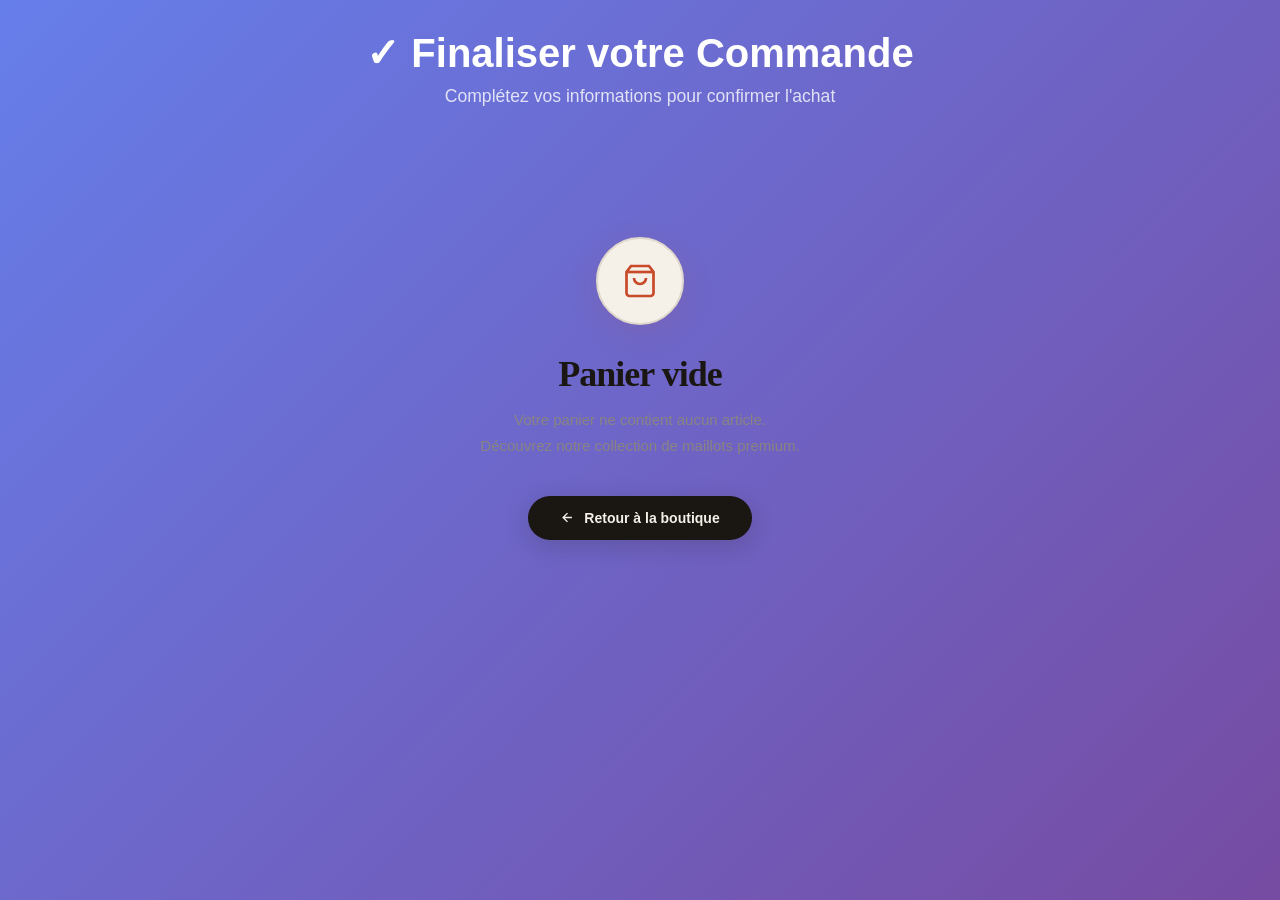
<file: ilias-maillots/HTML/checkout.html>
<!DOCTYPE html>
<html lang="en">
<head>
    <meta charset="UTF-8">
    <meta name="viewport" content="width=device-width, initial-scale=1.0">
    <title>Finaliser la Commande</title>
    <link rel="stylesheet" href="../CSS/checkout.css">
 
        
</head>
 
<body>
    <div class="container">
        <div class="header">
            <h1>✓ Finaliser votre Commande</h1>
            <p>Complétez vos informations pour confirmer l'achat</p>
        </div>
 
        <div id="checkout-content">
            <div class="checkout-wrapper">
                <!-- Formulaire Client -->
                <div class="section">
                    <h2>Informations Personnelles</h2>
                    <form id="checkout-form">
                        <div class="form-group">
                            <label>Nom Complet *</label>
                            <input type="text" id="fullname" required placeholder="iliasbenazzouza">
                        </div>
                        <div class="form-group">
                            <label>Email *</label>
                            <input type="email" id="email" required placeholder="ilias@example.com">
                        </div>
                        <div class="form-group">
                            <label>Téléphone *</label>
                            <input type="tel" id="phone" required placeholder="+212 6XX XXX XXX">
                        </div>
                        <div class="form-group">
                            <label>Adresse *</label>
                            <input type="text" id="address" required placeholder="123 Rue Mohammed V">
                        </div>
                        <div class="form-row">
                            <div class="form-group">
                                <label>Ville *</label>
                                <input type="text" id="city" required placeholder="Casablanca">
                            </div>
                            <div class="form-group">
                                <label>Code Postal *</label>
                                <input type="text" id="postal" required placeholder="xxxxx">
                            </div>
                        </div>
                    </form>
                </div>
 
                <!-- Résumé Panier -->
                <div class="section">
                    <h2>Résumé de la Commande</h2>
                    <div id="panier-list"></div>
                    <div class="summary">
                        <div class="summary-row">
                            <span class="summary-label">Sous-total</span>
                            <span class="summary-value" id="subtotal">0 Dhs</span>
                        </div>
                        <div class="summary-row">
                            <span class="summary-label">Livraison</span>
                            <span class="summary-value" id="shipping">50 Dhs</span>
                        </div>
                        <div class="summary-row">
                            <span class="summary-label">Taxes (10%)</span>
                            <span class="summary-value" id="tax">0 Dhs</span>
                        </div>
                        <div class="summary-row total">
                            <span>Total</span>
                            <span id="total">0 Dhs</span>
                        </div>
                    </div>
                </div>
            </div>
 
            <div class="actions">
                <button class="btn btn-secondary" onclick="retournerAuPanier()">← Retour au Panier</button>
                <button class="btn btn-primary" onclick="confirmerCommande()">Confirmer la Commande</button>
            </div>
        </div>
 
        <div id="empty-state" style="display: none;">
            <div class="empty-cart-themed">
                <div class="ect-icon">
                    <svg width="36" height="36" fill="none" stroke="currentColor" stroke-width="1.8" viewBox="0 0 24 24">
                        <path d="M6 2 3 6v14a2 2 0 0 0 2 2h14a2 2 0 0 0 2-2V6l-3-4z"/>
                        <line x1="3" y1="6" x2="21" y2="6"/>
                        <path d="M16 10a4 4 0 0 1-8 0"/>
                    </svg>
                </div>
                <h2 class="ect-title">Panier vide</h2>
                <p class="ect-sub">Votre panier ne contient aucun article.<br>Découvrez notre collection de maillots premium.</p>
                <a href="client.html" class="ect-btn">
                    <svg width="15" height="15" fill="none" stroke="currentColor" stroke-width="2.2" viewBox="0 0 24 24">
                        <path d="M19 12H5M12 19l-7-7 7-7"/>
                    </svg>
                    Retour à la boutique
                </a>
            </div>
        </div>
    </div>
 
    <script>
        const PANIER_KEY = "boutique_panier";
        const COMMANDE_KEY = "boutique_commandes";
 
        let panier = [];
 
        // ✅ Charger le panier
        function chargerPanier() {
            panier = JSON.parse(localStorage.getItem(PANIER_KEY) || '[]');
            
            if (panier.length === 0) {
                document.getElementById('checkout-content').style.display = 'none';
                document.getElementById('empty-state').style.display = 'block';
                return;
            }
 
            afficherPanier();
            calculerTotal();
        }
 
        // ✅ Afficher les articles du panier
        function afficherPanier() {
            const list = document.getElementById('panier-list');
            list.innerHTML = panier.map((item, idx) => `
                <div class="panier-item">
                    <div class="item-info">
                        <div class="item-name">${item.nom}</div>
                        <div class="item-qty">Prix unitaire: ${item.prixFinal} Dhs</div>
                    </div>
                    <div class="qty-control">
                        <button type="button" class="qty-btn" onclick="modifierQte(${idx}, -1)">−</button>
                        <input type="number" class="qty-input" value="${item.quantite}" min="1" onchange="modifierQteDirecte(${idx}, this.value)">
                        <button type="button" class="qty-btn" onclick="modifierQte(${idx}, 1)">+</button>
                    </div>
                    <div class="item-price">${(item.prixFinal * item.quantite).toFixed(2)} Dhs</div>
                    <button type="button" class="remove-btn" onclick="supprimerArticle(${idx})">Supprimer</button>
                </div>
            `).join('');
        }
 
        // ✅ Modifier la quantité
        function modifierQte(idx, delta) {
            panier[idx].quantite = Math.max(1, panier[idx].quantite + delta);
            localStorage.setItem(PANIER_KEY, JSON.stringify(panier));
            afficherPanier();
            calculerTotal();
        }
 
        // ✅ Modifier la quantité directement
        function modifierQteDirecte(idx, value) {
            const qty = Math.max(1, parseInt(value) || 1);
            panier[idx].quantite = qty;
            localStorage.setItem(PANIER_KEY, JSON.stringify(panier));
            afficherPanier();
            calculerTotal();
        }
 
        // ✅ Supprimer un article
        function supprimerArticle(idx) {
            panier.splice(idx, 1);
            localStorage.setItem(PANIER_KEY, JSON.stringify(panier));
            
            if (panier.length === 0) {
                document.getElementById('checkout-content').style.display = 'none';
                document.getElementById('empty-state').style.display = 'block';
            } else {
                afficherPanier();
                calculerTotal();
            }
        }
 
        // ✅ Calculer le total
        function calculerTotal() {
            const subtotal = panier.reduce((sum, item) => sum + (item.prixFinal * item.quantite), 0);
            const shipping = 50;
            const tax = (subtotal * 0.1);
            const total = subtotal + shipping + tax;
 
            document.getElementById('subtotal').textContent = subtotal.toFixed(2) + ' Dhs';
            document.getElementById('tax').textContent = tax.toFixed(2) + ' Dhs';
            document.getElementById('total').textContent = total.toFixed(2) + ' Dhs';
        }
 
        // ✅ Retourner au panier
        function retournerAuPanier() {
            window.location.href = 'client.html';
        }
 
        // ✅ Confirmer la commande
        function confirmerCommande() {
            const form = document.getElementById('checkout-form');
            
            if (!form.checkValidity()) {
                alert('Veuillez remplir tous les champs obligatoires');
                return;
            }
 
            const commande = {
                id: 'CMD-' + Date.now(),
                date: new Date().toLocaleString('fr-FR'),
                client: {
                    nom: document.getElementById('fullname').value,
                    email: document.getElementById('email').value,
                    phone: document.getElementById('phone').value,
                    address: document.getElementById('address').value,
                    city: document.getElementById('city').value,
                    postal: document.getElementById('postal').value
                },
                articles: panier,
                subtotal: parseFloat(document.getElementById('subtotal').textContent),
                shipping: 50,
                tax: parseFloat(document.getElementById('tax').textContent),
                total: parseFloat(document.getElementById('total').textContent),
                statut: 'En attente'
            };
 
            // Sauvegarder la commande
            let commandes = JSON.parse(localStorage.getItem(COMMANDE_KEY) || '[]');
            commandes.push(commande);
            localStorage.setItem(COMMANDE_KEY, JSON.stringify(commandes));
 
            // Vider le panier
            localStorage.removeItem(PANIER_KEY);
 
            // Afficher le message de succès
            showSuccessMessage(commande.id);
        }
 
        // ✅ Message de succès
        function showSuccessMessage(commandeId) {
            const content = document.getElementById('checkout-content');
            content.innerHTML = `
                <div style="text-align: center; padding: 60px 20px; color: white;">
                    <div style="font-size: 80px; margin-bottom: 20px; animation: scaleIn 0.6s ease;">✓</div>
                    <h2 style="font-size: 2rem; margin-bottom: 10px;">Commande Confirmée!</h2>
                    <p style="font-size: 1.1rem; opacity: 0.8; margin-bottom: 30px;">
                        Merci pour votre achat. Votre numéro de commande est:<br>
                        <strong style="font-size: 1.3rem; color: #fbbf24;">${commandeId}</strong>
                    </p>
                    <p style="opacity: 0.7; margin-bottom: 30px;">Un email de confirmation a été envoyé à votre adresse.</p>
                    <a href="client.html" class="btn btn-primary" style="display: inline-block; width: auto; padding: 12px 30px;">Continuer les Achats</a>
                </div>
            `;
 
            const style = document.createElement('style');
            style.textContent = `
                @keyframes scaleIn {
                    from {
                        opacity: 0;
                        transform: scale(0);
                    }
                    to {
                        opacity: 1;
                        transform: scale(1);
                    }
                }
            `;
            document.head.appendChild(style);
        }
 
        // Démarrage
        chargerPanier();
    </script>
</body>
</html>
</file>
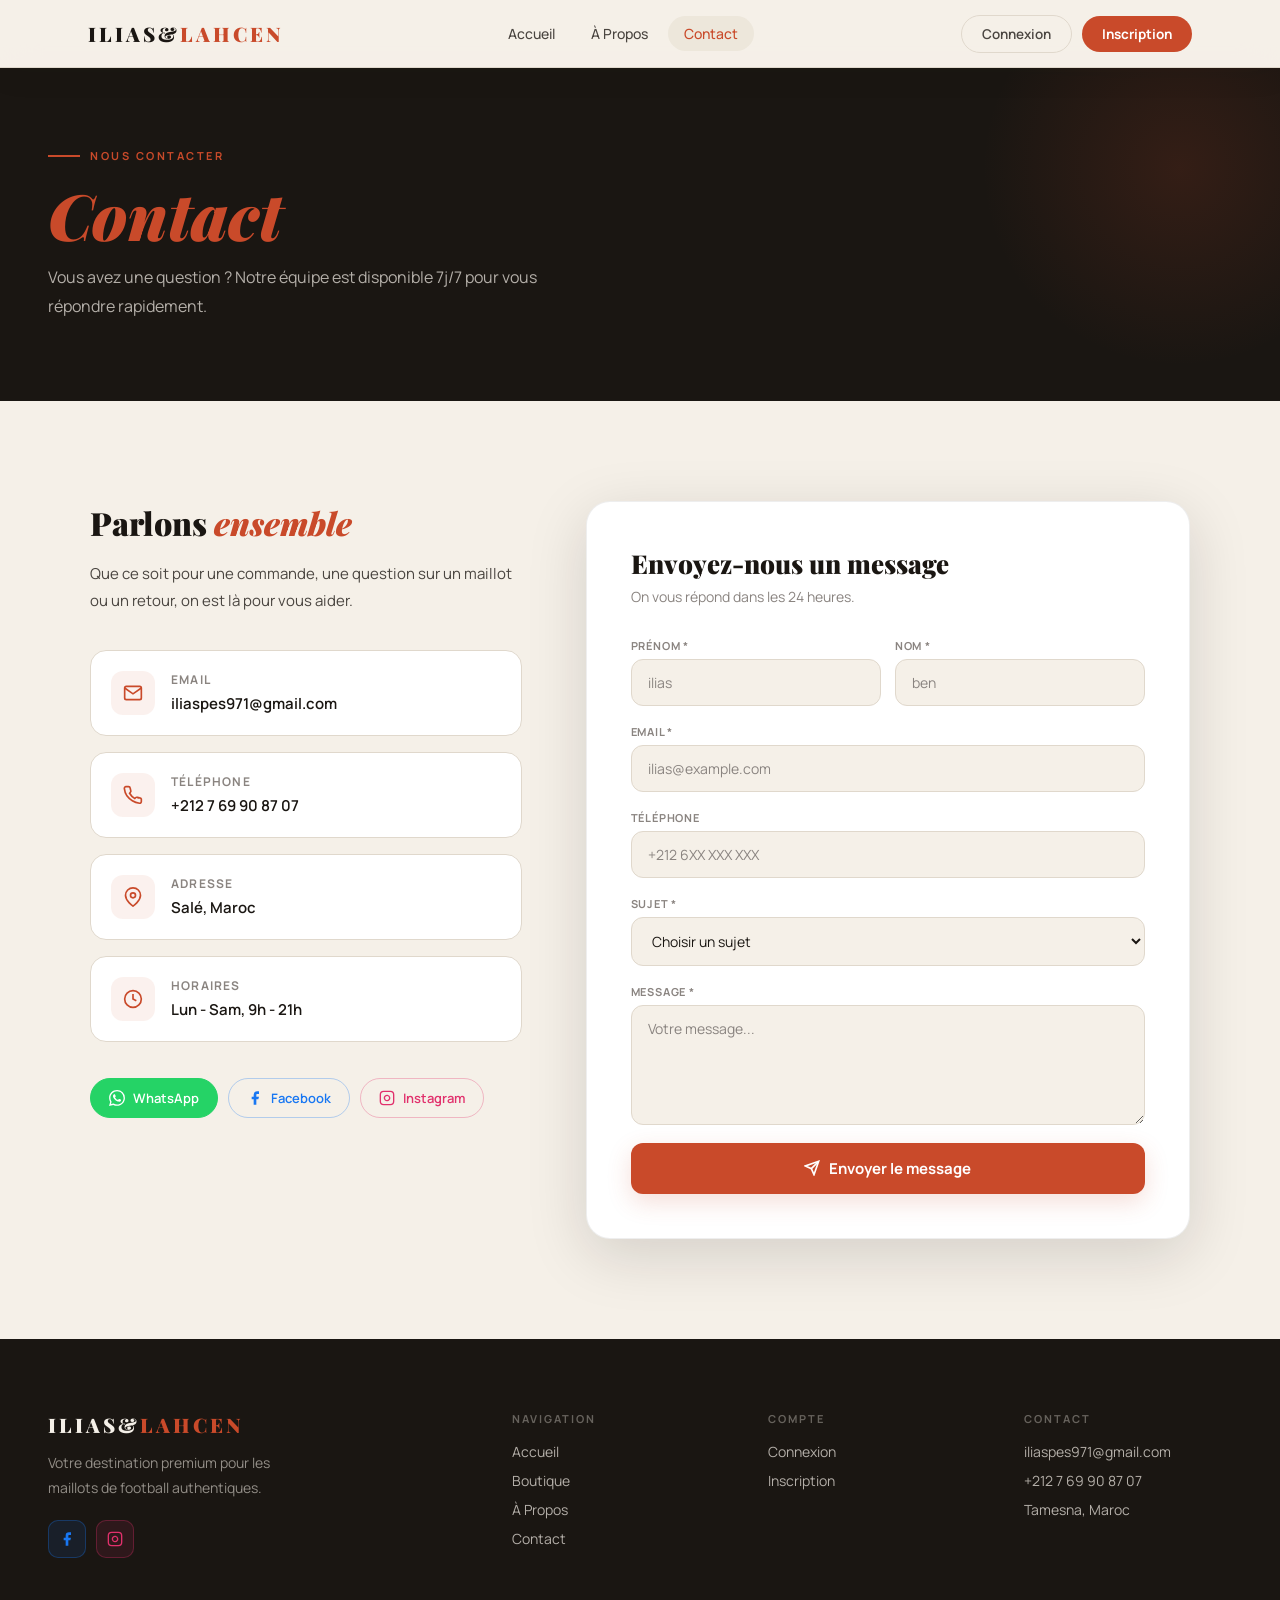
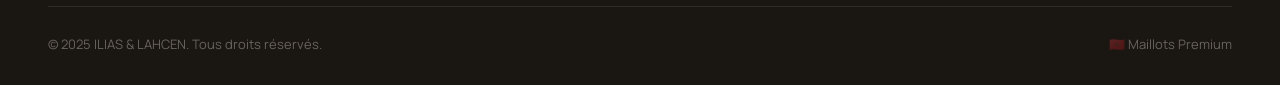
<file: ilias-maillots/HTML/contact.html>
<!DOCTYPE html>
<html lang="en">
<head>
    <meta charset="UTF-8">
    <meta name="viewport" content="width=device-width, initial-scale=1.0">
    <title>Contact — ILIAS & LAHCEN</title>
    <link href="https://fonts.googleapis.com/css2?family=Playfair+Display:ital,wght@0,700;0,900;1,700&family=Manrope:wght@300;400;500;600;700&display=swap" rel="stylesheet">
    <link rel="stylesheet" href="../CSS/contact.css">
</head>
<body>
 
<nav>
    <div class="nav-inner">
        <a href="index.html" class="brand">ILIAS&<span>LAHCEN</span></a>
        <div class="nav-links" id="nav-links">
            <a href="index.html">Accueil</a>
            <a href="a-propos.html">À Propos</a>
            <a href="contact.html" class="active">Contact</a>
        </div>
        <div class="nav-actions">
            <a href="login.html" class="btn-nav-login">Connexion</a>
            <a href="inscription.html" class="btn-nav-signup">Inscription</a>
            <button class="nav-hamburger" id="hamburger"><span></span><span></span><span></span></button>
        </div>
    </div>
</nav>
 
<div class="page-header">
    <div class="page-header-inner">
        <div class="page-header-kicker"><span class="kicker-line"></span><span class="kicker-text">Nous Contacter</span></div>
        <h1><em>Contact</em></h1>
        <p>Vous avez une question ? Notre équipe est disponible 7j/7 pour vous répondre rapidement.</p>
    </div>
</div>
 
<section class="contact-section">
    <div class="contact-inner">
        <div class="contact-info">
            <h2>Parlons <em>ensemble</em></h2>
            <p>Que ce soit pour une commande, une question sur un maillot ou un retour, on est là pour vous aider.</p>
            <div class="contact-items">
                <div class="contact-item">
                    <div class="contact-icon">
                        <svg width="20" height="20" fill="none" stroke="currentColor" stroke-width="2" viewBox="0 0 24 24"><path d="M4 4h16c1.1 0 2 .9 2 2v12c0 1.1-.9 2-2 2H4c-1.1 0-2-.9-2-2V6c0-1.1.9-2 2-2z"/><polyline points="22,6 12,13 2,6"/></svg>
                    </div>
                    <div>
                        <div class="contact-item-title">Email</div>
                        <a href="mailto:iliaspes971@gmail.com" class="contact-item-val">iliaspes971@gmail.com</a>
                    </div>
                </div>
                <div class="contact-item">
                    <div class="contact-icon">
                        <svg width="20" height="20" fill="none" stroke="currentColor" stroke-width="2" viewBox="0 0 24 24"><path d="M22 16.92v3a2 2 0 0 1-2.18 2 19.79 19.79 0 0 1-8.63-3.07A19.5 19.5 0 0 1 4.69 13a19.79 19.79 0 0 1-3.07-8.67A2 2 0 0 1 3.62 2h3a2 2 0 0 1 2 1.72c.127.96.361 1.903.7 2.81a2 2 0 0 1-.45 2.11L7.91 9.91a16 16 0 0 0 6.29 6.29l.91-.91a2 2 0 0 1 2.11-.45c.907.339 1.85.573 2.81.7A2 2 0 0 1 22 16.92z"/></svg>
                    </div>
                    <div>
                        <div class="contact-item-title">Téléphone</div>
                        <a href="tel:++212769908707" class="contact-item-val">+212 7 69 90 87 07</a>
                    </div>
                </div>
                <div class="contact-item">
                    <div class="contact-icon">
                        <svg width="20" height="20" fill="none" stroke="currentColor" stroke-width="2" viewBox="0 0 24 24"><path d="M21 10c0 7-9 13-9 13s-9-6-9-13a9 9 0 0 1 18 0z"/><circle cx="12" cy="10" r="3"/></svg>
                    </div>
                    <div>
                        <div class="contact-item-title">Adresse</div>
                        <span class="contact-item-val">Salé, Maroc</span>
                    </div>
                </div>
                <div class="contact-item">
                    <div class="contact-icon">
                        <svg width="20" height="20" fill="none" stroke="currentColor" stroke-width="2" viewBox="0 0 24 24"><circle cx="12" cy="12" r="10"/><polyline points="12 6 12 12 16 14"/></svg>
                    </div>
                    <div>
                        <div class="contact-item-title">Horaires</div>
                        <span class="contact-item-val">Lun - Sam, 9h - 21h</span>
                    </div>
                </div>
            </div>
            <div class="contact-social">
                <a href="https://wa.me/212769908707" class="social-link whatsapp">
                    <svg width="16" height="16" fill="currentColor" viewBox="0 0 24 24"><path d="M17.472 14.382c-.297-.149-1.758-.867-2.03-.967-.273-.099-.471-.148-.67.15-.197.297-.767.966-.94 1.164-.173.199-.347.223-.644.075-.297-.15-1.255-.463-2.39-1.475-.883-.788-1.48-1.761-1.653-2.059-.173-.297-.018-.458.13-.606.134-.133.298-.347.446-.52.149-.174.198-.298.298-.497.099-.198.05-.371-.025-.52-.075-.149-.669-1.612-.916-2.207-.242-.579-.487-.5-.669-.51-.173-.008-.371-.01-.57-.01-.198 0-.52.074-.792.372-.272.297-1.04 1.016-1.04 2.479 0 1.462 1.065 2.875 1.213 3.074.149.198 2.096 3.2 5.077 4.487.709.306 1.262.489 1.694.625.712.227 1.36.195 1.871.118.571-.085 1.758-.719 2.006-1.413.248-.694.248-1.289.173-1.413-.074-.124-.272-.198-.57-.347m-5.421 7.403h-.004a9.87 9.87 0 0 1-5.031-1.378l-.361-.214-3.741.982.998-3.648-.235-.374a9.86 9.86 0 0 1-1.51-5.26c.001-5.45 4.436-9.884 9.888-9.884 2.64 0 5.122 1.03 6.988 2.898a9.825 9.825 0 0 1 2.893 6.994c-.003 5.45-4.437 9.884-9.885 9.884m8.413-18.297A11.815 11.815 0 0 0 12.05 0C5.495 0 .16 5.335.157 11.892c0 2.096.547 4.142 1.588 5.945L.057 24l6.305-1.654a11.882 11.882 0 0 0 5.683 1.448h.005c6.554 0 11.89-5.335 11.893-11.893a11.821 11.821 0 0 0-3.48-8.413z"/></svg>
                    WhatsApp
                </a>
                <a href="#" class="social-link fb-link">
                    <svg width="16" height="16" fill="currentColor" viewBox="0 0 24 24"><path d="M18 2h-3a5 5 0 0 0-5 5v3H7v4h3v8h4v-8h3l1-4h-4V7a1 1 0 0 1 1-1h3z"/></svg>
                    Facebook
                </a>
                <a href="https://www.instagram.com/iliass____ben?igsh=MXQ2Z24xdzdzd2RyMw%3D%3D&utm_source=qr" class="social-link ig-link">
                    <svg width="16" height="16" fill="none" stroke="currentColor" stroke-width="2" viewBox="0 0 24 24"><rect x="2" y="2" width="20" height="20" rx="5"/><path d="M16 11.37A4 4 0 1 1 12.63 8 4 4 0 0 1 16 11.37z"/><line x1="17.5" y1="6.5" x2="17.51" y2="6.5"/></svg>
                    Instagram
                </a>
            </div>
        </div>
 
        <div class="contact-form-wrap">
            <div id="form-view">
                <div class="form-title">Envoyez-nous un message</div>
                <div class="form-subtitle">On vous répond dans les 24 heures.</div>
                <div class="field-row">
                    <div class="field"><label>Prénom *</label><input id="c-prenom" type="text" placeholder="ilias"></div>
                    <div class="field"><label>Nom *</label><input id="c-nom" type="text" placeholder="ben"></div>
                </div>
                <div class="field"><label>Email *</label><input id="c-email" type="email" placeholder="ilias@example.com"></div>
                <div class="field"><label>Téléphone</label><input id="c-tel" type="tel" placeholder="+212 6XX XXX XXX"></div>
                <div class="field">
                    <label>Sujet *</label>
                    <select id="c-sujet">
                        <option value="">Choisir un sujet</option>
                        <option>Question sur une commande</option>
                        <option>Information sur un produit</option>
                        <option>Retour / Remboursement</option>
                        <option>Livraison</option>
                        <option>Autre</option>
                    </select>
                </div>
                <div class="field"><label>Message *</label><textarea id="c-message" placeholder="Votre message..."></textarea></div>
                <button class="btn-submit" onclick="envoyerMessage()">
                    <svg width="16" height="16" fill="none" stroke="currentColor" stroke-width="2.5" viewBox="0 0 24 24"><line x1="22" y1="2" x2="11" y2="13"/><polygon points="22 2 15 22 11 13 2 9 22 2"/></svg>
                    Envoyer le message
                </button>
            </div>
            <div class="form-success" id="form-success">
                <div class="form-success-icon">✅</div>
                <h3>Message envoyé !</h3>
                <p>Merci de nous avoir contacté. On vous répondra dans les 24h.<br>En attendant, vous pouvez nous contacter sur WhatsApp.</p>
            </div>
        </div>
    </div>
</section>
 
<footer>
    <div class="footer-inner">
        <div class="footer-grid">
            <div>
                <div class="footer-brand-name">ILIAS&<span>LAHCEN</span></div>
                <p class="footer-brand-desc">Votre destination premium pour les maillots de football authentiques.</p>
                <div class="footer-social">
                    <a href="#" class="social-btn fb"><svg width="16" height="16" fill="currentColor" viewBox="0 0 24 24"><path d="M18 2h-3a5 5 0 0 0-5 5v3H7v4h3v8h4v-8h3l1-4h-4V7a1 1 0 0 1 1-1h3z"/></svg></a>
                    <a href="https://www.instagram.com/iliass____ben?igsh=MXQ2Z24xdzdzd2RyMw%3D%3D&utm_source=qr" class="social-btn ig"><svg width="16" height="16" fill="none" stroke="currentColor" stroke-width="2" viewBox="0 0 24 24"><rect x="2" y="2" width="20" height="20" rx="5"/><path d="M16 11.37A4 4 0 1 1 12.63 8 4 4 0 0 1 16 11.37z"/><line x1="17.5" y1="6.5" x2="17.51" y2="6.5"/></svg></a>
                </div>
            </div>
            <div class="footer-col">
                <h4>Navigation</h4>
                <a href="index.html">Accueil</a>
                <a href="client.html">Boutique</a>
                <a href="a-propos.html">À Propos</a>
                <a href="contact.html">Contact</a>
            </div>
            <div class="footer-col">
                <h4>Compte</h4>
                <a href="login.html">Connexion</a>
                <a href="inscription.html">Inscription</a>
            </div>
            <div class="footer-col">
                <h4>Contact</h4>
                <a href="mailto:iliaspes971@gmail.com">iliaspes971@gmail.com</a>
                <a href="tel:+212769908707">+212 7 69 90 87 07</a>
                <a href="#">Tamesna, Maroc</a>
            </div>
        </div>
        <div class="footer-bottom">
            <span class="footer-copy">© 2025 ILIAS & LAHCEN. Tous droits réservés.</span>
            <span class="footer-copy">🇲🇦 Maillots Premium</span>
        </div>
    </div>
</footer>
 
<script>
    const hamburger = document.getElementById('hamburger');
    const navLinks = document.getElementById('nav-links');
    hamburger.addEventListener('click', () => navLinks.classList.toggle('open'));
    document.addEventListener('click', e => { if (!e.target.closest('nav')) navLinks.classList.remove('open'); });
 
    function envoyerMessage() {
        var prenom = document.getElementById('c-prenom').value.trim();
        var nom = document.getElementById('c-nom').value.trim();
        var email = document.getElementById('c-email').value.trim();
        var sujet = document.getElementById('c-sujet').value;
        var message = document.getElementById('c-message').value.trim();
 
        if (!prenom || !nom || !email || !sujet || !message) {
            alert('Veuillez remplir tous les champs obligatoires (*)');
            return;
        }
        if (!email.includes('@')) {
            alert('Veuillez entrer une adresse email valide');
            return;
        }
 
        document.getElementById('form-view').style.display = 'none';
        document.getElementById('form-success').style.display = 'block';
    }
</script>
</body>
</html>
</file>
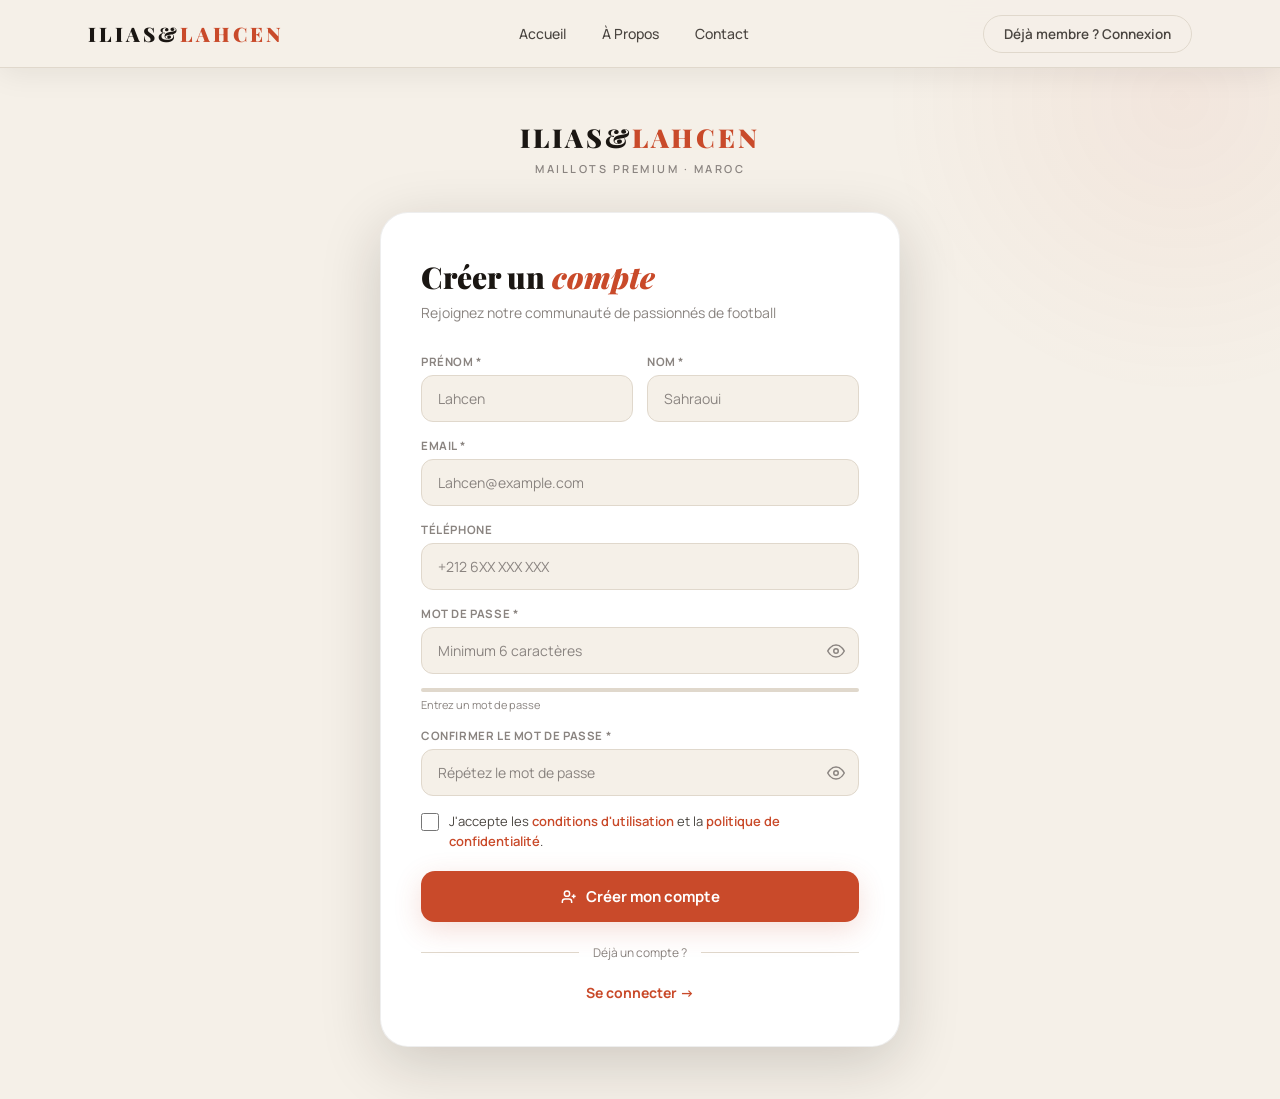
<file: ilias-maillots/HTML/inscription.html>
<!DOCTYPE html>
<html lang="en">
<head>
    <meta charset="UTF-8">
    <meta name="viewport" content="width=device-width, initial-scale=1.0">
    <title>Inscription — ILIAS & LAHCEN</title>
    <link href="https://fonts.googleapis.com/css2?family=Playfair+Display:ital,wght@0,700;0,900;1,700&family=Manrope:wght@300;400;500;600;700&display=swap" rel="stylesheet">
    <link rel="stylesheet" href="../CSS/inscription.css">
    <link rel="icon" href="../images/inscription.png" type="image/png">
</head>
<body>
 
<nav>
    <div class="nav-inner">
        <a href="index.html" class="brand">ILIAS&<span>LAHCEN</span></a>
        <div class="nav-links" id="nav-links">
            <a href="index.html">Accueil</a>
            <a href="a-propos.html">À Propos</a>
            <a href="contact.html">Contact</a>
        </div>
        <div class="nav-actions">
            <a href="login.html" class="btn-nav-login">Déjà membre ? Connexion</a>
            <button class="nav-hamburger" id="hamburger"><span></span><span></span><span></span></button>
        </div>
    </div>
</nav>
 
<main>
    <div class="signup-wrap">
        <div class="signup-brand">
            <div class="signup-brand-name">ILIAS&<span>LAHCEN</span></div>
            <div class="signup-brand-sub">Maillots Premium · Maroc</div>
        </div>
 
        <div class="signup-card">
            <div id="form-view">
                <h2>Créer un <em>compte</em></h2>
                <p class="signup-subtitle">Rejoignez notre communauté de passionnés de football</p>
 
                <div class="field-row">
                    <div class="field"><label>Prénom *</label><input id="r-prenom" type="text" placeholder="Lahcen"></div>
                    <div class="field"><label>Nom *</label><input id="r-nom" type="text" placeholder="Sahraoui"></div>
                </div>
                <div class="field"><label>Email *</label><input id="r-email" type="email" placeholder="Lahcen@example.com"></div>
                <div class="field"><label>Téléphone</label><input id="r-tel" type="tel" placeholder="+212 6XX XXX XXX"></div>
                <div class="field">
                    <label>Mot de passe *</label>
                    <div class="pwd-wrap">
                        <input id="r-pwd" type="password" placeholder="Minimum 6 caractères" oninput="checkPwd(this.value)">
                        <button type="button" class="pwd-toggle" onclick="togglePwd('r-pwd', this)" tabindex="-1">
                            <svg id="eye-r" width="18" height="18" fill="none" stroke="currentColor" stroke-width="2" viewBox="0 0 24 24"><path d="M1 12s4-8 11-8 11 8 11 8-4 8-11 8-11-8-11-8z"/><circle cx="12" cy="12" r="3"/></svg>
                        </button>
                    </div>
                    <div class="pwd-strength">
                        <div class="pwd-bar"><div class="pwd-bar-fill" id="pwd-bar"></div></div>
                        <div class="pwd-hint" id="pwd-hint">Entrez un mot de passe</div>
                    </div>
                </div>
                <div class="field">
                    <label>Confirmer le mot de passe *</label>
                    <div class="pwd-wrap">
                        <input id="r-pwd2" type="password" placeholder="Répétez le mot de passe">
                        <button type="button" class="pwd-toggle" onclick="togglePwd('r-pwd2', this)" tabindex="-1">
                            <svg width="18" height="18" fill="none" stroke="currentColor" stroke-width="2" viewBox="0 0 24 24"><path d="M1 12s4-8 11-8 11 8 11 8-4 8-11 8-11-8-11-8z"/><circle cx="12" cy="12" r="3"/></svg>
                        </button>
                    </div>
                </div>
 
                <div class="terms-row">
                    <input type="checkbox" id="r-terms">
                    <label for="r-terms">J'accepte les <a href="#">conditions d'utilisation</a> et la <a href="#">politique de confidentialité</a>.</label>
                </div>
 
                <button class="btn-signup" onclick="inscrire()">
                    <svg width="16" height="16" fill="none" stroke="currentColor" stroke-width="2.2" viewBox="0 0 24 24"><path d="M16 21v-2a4 4 0 0 0-4-4H6a4 4 0 0 0-4 4v2"/><circle cx="9" cy="7" r="4"/><line x1="19" y1="8" x2="19" y2="14"/><line x1="22" y1="11" x2="16" y2="11"/></svg>
                    Créer mon compte
                </button>
 
                <p class="error-msg" id="err-msg">Veuillez corriger les erreurs ci-dessus.</p>
 
                <div class="divider"><span></span><p>Déjà un compte ?</p><span></span></div>
                <p class="login-link"><a href="login.html">Se connecter →</a></p>
            </div>
 
            <div class="success-view" id="success-view">
                <div class="success-icon">
                    <svg width="36" height="36" fill="none" stroke="#fff" stroke-width="2.8" stroke-linecap="round" stroke-linejoin="round" viewBox="0 0 24 24"><path d="M20 6L9 17l-5-5"/></svg>
                </div>
                <h3>Bienvenue !</h3>
                <p>Votre compte a été créé avec succès. Vous pouvez maintenant explorer notre collection de maillots premium.</p>
                <a href="client.html" class="btn-go-shop">
                    <svg width="16" height="16" fill="none" stroke="currentColor" stroke-width="2.2" viewBox="0 0 24 24"><path d="M6 2 3 6v14a2 2 0 0 0 2 2h14a2 2 0 0 0 2-2V6l-3-4z"/><line x1="3" y1="6" x2="21" y2="6"/><path d="M16 10a4 4 0 0 1-8 0"/></svg>
                    Découvrir la boutique
                </a>
            </div>
        </div>
    </div>
</main>
 
<script>
    const hamburger = document.getElementById('hamburger');
    const navLinks = document.getElementById('nav-links');
    hamburger.addEventListener('click', () => navLinks.classList.toggle('open'));
    document.addEventListener('click', e => { if (!e.target.closest('nav')) navLinks.classList.remove('open'); });
 
    function togglePwd(id, btn) {
        var input = document.getElementById(id);
        var isText = input.type === 'text';
        input.type = isText ? 'password' : 'text';
        btn.querySelector('svg').style.opacity = isText ? '1' : '0.5';
    }
 
    function checkPwd(val) {
        var bar = document.getElementById('pwd-bar');
        var hint = document.getElementById('pwd-hint');
        var strength = 0;
        if (val.length >= 6) strength++;
        if (val.length >= 10) strength++;
        if (/[A-Z]/.test(val)) strength++;
        if (/[0-9]/.test(val)) strength++;
        if (/[^a-zA-Z0-9]/.test(val)) strength++;
 
        var widths = ['0%', '20%', '45%', '65%', '85%', '100%'];
        var colors = ['#e0d8cc', '#e53e3e', '#e07a38', '#e0b838', '#4a6650', '#2d7a50'];
        var labels = ['Entrez un mot de passe', 'Très faible', 'Faible', 'Moyen', 'Fort', 'Très fort'];
 
        bar.style.width = widths[strength];
        bar.style.background = colors[strength];
        hint.textContent = labels[strength];
        hint.style.color = colors[strength] === '#e0d8cc' ? 'var(--ink3)' : colors[strength];
    }
 
    function showErr(msg) {
        var el = document.getElementById('err-msg');
        el.textContent = msg;
        el.style.display = 'block';
        setTimeout(() => el.style.display = 'none', 4000);
    }
 
    function inscrire() {
        var prenom = document.getElementById('r-prenom').value.trim();
        var nom = document.getElementById('r-nom').value.trim();
        var email = document.getElementById('r-email').value.trim();
        var pwd = document.getElementById('r-pwd').value;
        var pwd2 = document.getElementById('r-pwd2').value;
        var terms = document.getElementById('r-terms').checked;
 
        if (!prenom || !nom) { showErr('Veuillez entrer votre prénom et nom.'); return; }
        if (!email || !email.includes('@')) { showErr('Veuillez entrer un email valide.'); return; }
        if (pwd.length < 6) { showErr('Le mot de passe doit contenir au moins 6 caractères.'); return; }
        if (pwd !== pwd2) { showErr('Les mots de passe ne correspondent pas.'); return; }
        if (!terms) { showErr('Vous devez accepter les conditions d\'utilisation.'); return; }
 
        // Save basic user info (in real app this would be a backend call)
        var user = { prenom: prenom, nom: nom, email: email };
        localStorage.setItem('boutique_user', JSON.stringify(user));
 
        document.getElementById('form-view').style.display = 'none';
        document.getElementById('success-view').style.display = 'block';
    }
 
    document.addEventListener('keypress', function(e) {
        if (e.key === 'Enter') inscrire();
    });
</script>
</body>
</html>
</file>
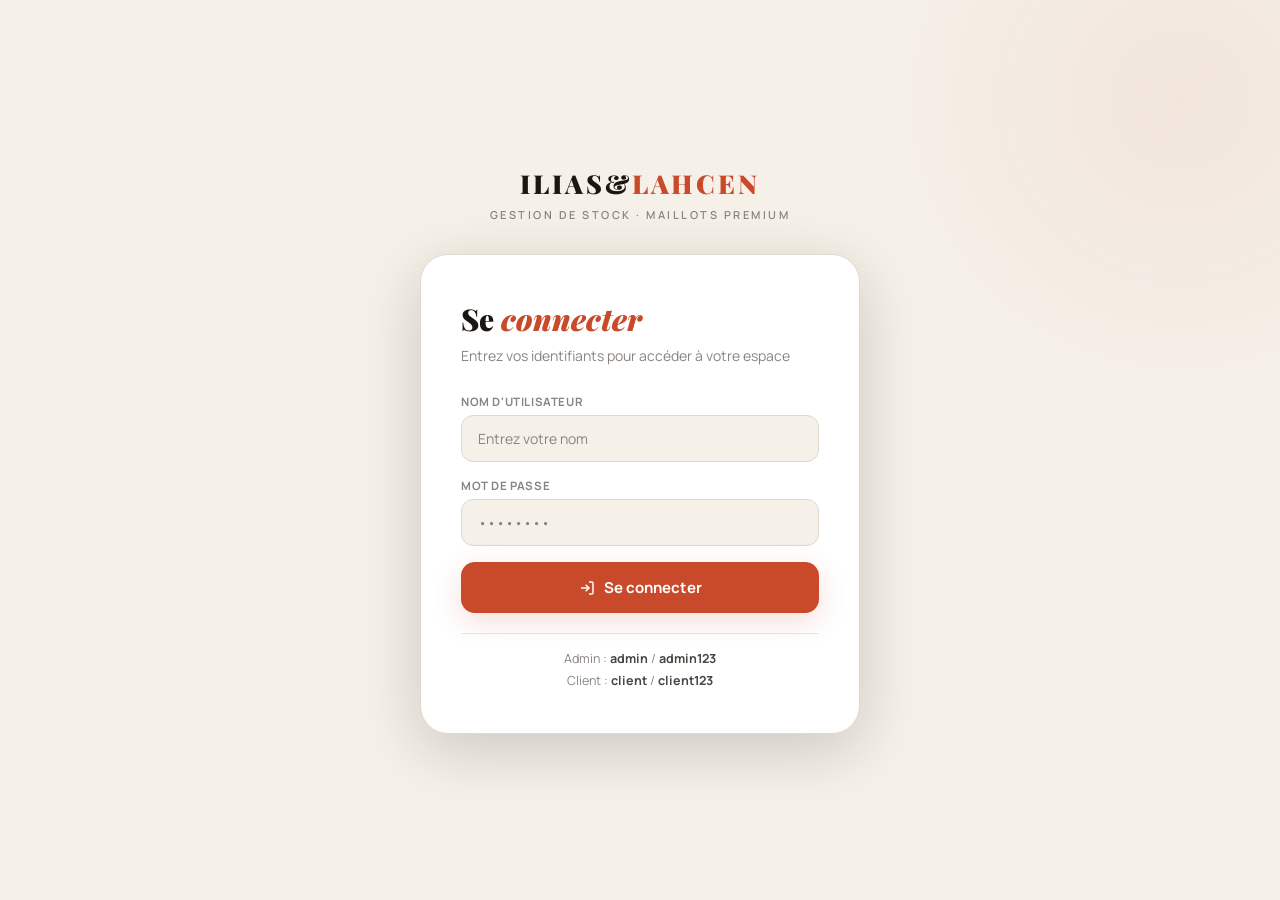
<file: ilias-maillots/HTML/login.html>
<!DOCTYPE html>
<html lang="fr">
<head>
    <meta charset="UTF-8">
    <meta name="viewport" content="width=device-width, initial-scale=1.0">
    <title>Connexion — ILIAS & LAHCEN</title>
    <link href="https://fonts.googleapis.com/css2?family=Playfair+Display:ital,wght@0,700;0,900;1,700&family=Manrope:wght@400;500;600;700&display=swap" rel="stylesheet">
    <link rel="stylesheet" href="../CSS/login.css">
    <link rel="icon" href="../images/se-connecter.png" type="image/png">
</head>
<body>
    <div class="login-wrap">

        <div class="login-brand">
            <div class="login-brand-name">ILIAS&<span>LAHCEN</span></div>
            <div class="login-brand-sub">Gestion de Stock · Maillots Premium</div>
        </div>

        <div class="login-card">
            <h2>Se <em>connecter</em></h2>
            <p class="login-subtitle">Entrez vos identifiants pour accéder à votre espace</p>

            <div class="form-group">
                <label for="user">Nom d'utilisateur</label>
                <input type="text" id="user" placeholder="Entrez votre nom">
            </div>

            <div class="form-group">
                <label for="pass">Mot de passe</label>
                <input type="password" id="pass" placeholder="••••••••">
            </div>

            <button class="btn-login" onclick="validerConnexion()">
                <svg width="16" height="16" fill="none" stroke="currentColor" stroke-width="2.2" viewBox="0 0 24 24">
                    <path d="M15 3h4a2 2 0 0 1 2 2v14a2 2 0 0 1-2 2h-4"/>
                    <polyline points="10 17 15 12 10 7"/>
                    <line x1="15" y1="12" x2="3" y2="12"/>
                </svg>
                Se connecter
            </button>

            <p id="err" class="error">Identifiants incorrects !</p>

            <div class="footer-info">
                <p>Admin : <b>admin</b> / <b>admin123</b></p>
                <p>Client : <b>client</b> / <b>client123</b></p>
            </div>
        </div>

    </div>

    <script>
        function validerConnexion() {
            const u = document.getElementById('user').value.trim();
            const p = document.getElementById('pass').value;
            const err = document.getElementById('err');

            err.style.display = 'none';

            if (u === 'admin' && p === 'admin123') {
                window.location.href = 'admin.html';
            } else if (u === 'client' && p === 'client123') {
                window.location.href = 'client.html';
            } else {
                err.style.display = 'block';
            }
        }

        document.addEventListener('keypress', function(e) {
            if (e.key === 'Enter') validerConnexion();
        });
    </script>
</body>
</html>
</file>
<file: ilias-maillots/CSS/checkout.css>
* {
            margin: 0;
            padding: 0;
            box-sizing: border-box;
        }

        body {
            font-family: 'Segoe UI', Tahoma, Geneva, Verdana, sans-serif;
            background: linear-gradient(135deg, #667eea 0%, #764ba2 100%);
            min-height: 100vh;
            padding: 30px 20px;
        }

        .container {
            max-width: 1000px;
            margin: 0 auto;
        }

        .header {
            text-align: center;
            margin-bottom: 40px;
            animation: slideDown 0.6s ease-out;
        }

        @keyframes slideDown {
            from {
                opacity: 0;
                transform: translateY(-30px);
            }
            to {
                opacity: 1;
                transform: translateY(0);
            }
        }

        .header h1 {
            color: white;
            font-size: 2.5rem;
            font-weight: 700;
            margin-bottom: 10px;
        }

        .header p {
            color: rgba(255, 255, 255, 0.8);
            font-size: 1.1rem;
        }

        .checkout-wrapper {
            display: grid;
            grid-template-columns: 1fr 1fr;
            gap: 30px;
            margin-bottom: 40px;
        }

        .section {
            background: white;
            border-radius: 16px;
            padding: 30px;
            box-shadow: 0 10px 40px rgba(0, 0, 0, 0.1);
            animation: fadeInUp 0.6s ease-out backwards;
        }

        .section:nth-child(1) { animation-delay: 0.2s; }
        .section:nth-child(2) { animation-delay: 0.4s; }

        @keyframes fadeInUp {
            from {
                opacity: 0;
                transform: translateY(40px);
            }
            to {
                opacity: 1;
                transform: translateY(0);
            }
        }

        .section h2 {
            color: #1e293b;
            font-size: 1.3rem;
            margin-bottom: 20px;
            display: flex;
            align-items: center;
            gap: 10px;
        }

        .section h2::before {
            content: '';
            display: inline-block;
            width: 4px;
            height: 24px;
            background: linear-gradient(135deg, #667eea, #764ba2);
            border-radius: 2px;
        }

        .form-group {
            margin-bottom: 18px;
        }

        .form-group label {
            display: block;
            color: #475569;
            font-weight: 600;
            margin-bottom: 8px;
            font-size: 14px;
        }

        .form-group input,
        .form-group select {
            width: 100%;
            padding: 12px 16px;
            border: 2px solid #e2e8f0;
            border-radius: 10px;
            font-size: 14px;
            transition: all 0.3s ease;
            font-family: inherit;
        }

        .form-group input:focus,
        .form-group select:focus {
            outline: none;
            border-color: #667eea;
            box-shadow: 0 0 0 3px rgba(102, 126, 234, 0.1);
        }

        .form-row {
            display: grid;
            grid-template-columns: 1fr 1fr;
            gap: 15px;
        }

        .form-row-3 {
            display: grid;
            grid-template-columns: 2fr 1fr 1fr;
            gap: 15px;
        }

        .panier-item {
            display: flex;
            justify-content: space-between;
            align-items: center;
            padding: 16px;
            background: #f8fafc;
            border-radius: 10px;
            margin-bottom: 12px;
            transition: all 0.3s ease;
            animation: slideInLeft 0.4s ease-out backwards;
        }

        .panier-item:nth-child(1) { animation-delay: 0.1s; }
        .panier-item:nth-child(2) { animation-delay: 0.2s; }
        .panier-item:nth-child(3) { animation-delay: 0.3s; }
        .panier-item:nth-child(n+4) { animation-delay: 0.4s; }

        @keyframes slideInLeft {
            from {
                opacity: 0;
                transform: translateX(-20px);
            }
            to {
                opacity: 1;
                transform: translateX(0);
            }
        }

        .panier-item:hover {
            background: #f1f5f9;
            transform: translateX(5px);
        }

        .item-info {
            flex: 1;
        }

        .item-name {
            font-weight: 600;
            color: #1e293b;
            margin-bottom: 4px;
        }

        .item-qty {
            font-size: 13px;
            color: #64748b;
        }

        .item-price {
            font-weight: 700;
            color: #667eea;
            font-size: 1.1rem;
        }

        .qty-control {
            display: flex;
            align-items: center;
            gap: 8px;
            margin-left: 15px;
        }

        .qty-btn {
            width: 30px;
            height: 30px;
            border: 1px solid #e2e8f0;
            background: white;
            border-radius: 6px;
            cursor: pointer;
            font-weight: 600;
            color: #667eea;
            transition: all 0.3s ease;
            display: flex;
            align-items: center;
            justify-content: center;
        }

        .qty-btn:hover {
            background: #667eea;
            color: white;
            border-color: #667eea;
        }

        .qty-input {
            width: 45px;
            text-align: center;
            border: 1px solid #e2e8f0;
            border-radius: 6px;
            padding: 4px;
            font-weight: 600;
        }

        .remove-btn {
            background: #fee2e2;
            color: #dc2626;
            border: none;
            padding: 6px 12px;
            border-radius: 6px;
            cursor: pointer;
            font-size: 12px;
            font-weight: 600;
            transition: all 0.3s ease;
            margin-left: 10px;
        }

        .remove-btn:hover {
            background: #fecaca;
            transform: scale(1.05);
        }

        .summary {
            background: #f8fafc;
            border-radius: 10px;
            padding: 20px;
            margin-top: 20px;
        }

        .summary-row {
            display: flex;
            justify-content: space-between;
            margin-bottom: 12px;
            font-size: 14px;
        }

        .summary-row.total {
            border-top: 2px solid #e2e8f0;
            padding-top: 12px;
            font-size: 1.2rem;
            font-weight: 700;
            color: #667eea;
        }

        .summary-label {
            color: #64748b;
        }

        .summary-value {
            color: #1e293b;
            font-weight: 600;
        }

        .actions {
            display: flex;
            gap: 15px;
            margin-top: 30px;
        }

        .btn {
            flex: 1;
            padding: 16px 24px;
            border: none;
            border-radius: 10px;
            font-weight: 600;
            font-size: 15px;
            cursor: pointer;
            transition: all 0.3s ease;
            text-transform: uppercase;
            letter-spacing: 0.5px;
        }

        .btn-primary {
            background: linear-gradient(135deg, #667eea, #764ba2);
            color: white;
            box-shadow: 0 4px 15px rgba(102, 126, 234, 0.3);
            position: relative;
            overflow: hidden;
        }

        .btn-primary::before {
            content: '';
            position: absolute;
            top: 0;
            left: -100%;
            width: 100%;
            height: 100%;
            background: rgba(255, 255, 255, 0.2);
            transition: left 0.4s ease;
        }

        .btn-primary:hover::before {
            left: 100%;
        }

        .btn-primary:hover {
            transform: translateY(-2px);
            box-shadow: 0 8px 25px rgba(102, 126, 234, 0.5);
        }

        .btn-secondary {
            background: #f0f4f8;
            color: #667eea;
            border: 2px solid #e2e8f0;
        }

        .btn-secondary:hover {
            background: #e2e8f0;
            border-color: #667eea;
        }

        .empty-cart {
            text-align: center;
            padding: 60px 20px;
            color: white;
        }

        .empty-cart h2 {
            font-size: 2rem;
            margin-bottom: 10px;
        }

        .empty-cart p {
            font-size: 1.1rem;
            opacity: 0.8;
            margin-bottom: 30px;
        }

        .empty-cart .btn {
            display: inline-block;
            width: auto;
            padding: 12px 30px;
        }

        @media (max-width: 768px) {
            .checkout-wrapper {
                grid-template-columns: 1fr;
            }

            .form-row,
            .form-row-3 {
                grid-template-columns: 1fr;
            }

            .header h1 {
                font-size: 1.8rem;
            }

            .actions {
                flex-direction: column;
            }

            .panier-item {
                flex-direction: column;
                align-items: flex-start;
                gap: 12px;
            }

            .qty-control {
                margin-left: 0;
                width: 100%;
            }

            .item-price {
                width: 100%;
                text-align: right;
            }
        }

        @media (max-width: 480px) {
            body {
                padding: 20px 15px;
            }

            .section {
                padding: 20px;
            }

            .header h1 {
                font-size: 1.5rem;
            }

            .form-row-3 {
                grid-template-columns: 1fr;
            }
        }

        .loading {
            display: none;
            text-align: center;
            padding: 20px;
        }

        .spinner {
            border: 4px solid rgba(255, 255, 255, 0.3);
            border-top: 4px solid white;
            border-radius: 50%;
            width: 40px;
            height: 40px;
            animation: spin 1s linear infinite;
            margin: 0 auto 15px;
        }

        @keyframes spin {
            0% { transform: rotate(0deg); }
            100% { transform: rotate(360deg); }
        }

        /* ─── THEMED EMPTY CART (matches client.html palette) ─── */
        .empty-cart-themed {
            display: flex;
            flex-direction: column;
            align-items: center;
            justify-content: center;
            text-align: center;
            padding: 90px 24px 100px;
            animation: ectIn .6s cubic-bezier(.4,0,.2,1) both;
        }

        @keyframes ectIn {
            from { opacity: 0; transform: translateY(32px); }
            to   { opacity: 1; transform: none; }
        }

        .ect-icon {
            width: 88px;
            height: 88px;
            border-radius: 50%;
            background: #f5f0e8;
            border: 2px solid #e0d8cc;
            display: flex;
            align-items: center;
            justify-content: center;
            color: #c94a2a;
            margin-bottom: 28px;
            box-shadow: 0 8px 32px rgba(201,74,42,.12);
            animation: ectIcon .7s cubic-bezier(.34,1.8,.64,1) .15s both,
                       ectBob 3.2s ease-in-out 1.2s infinite;
        }

        @keyframes ectIcon {
            from { opacity: 0; transform: scale(.4); }
            to   { opacity: 1; transform: scale(1); }
        }

        @keyframes ectBob {
            0%,100% { transform: translateY(0); }
            50%      { transform: translateY(-10px); }
        }

        .ect-title {
            font-family: 'Playfair Display', Georgia, serif;
            font-size: 36px;
            font-weight: 900;
            letter-spacing: -1px;
            color: #1a1612;
            margin-bottom: 12px;
            animation: ectIn .5s .25s both;
        }

        .ect-sub {
            color: #8a8480;
            font-size: 15px;
            line-height: 1.75;
            max-width: 320px;
            margin-bottom: 36px;
            animation: ectIn .5s .32s both;
        }

        .ect-btn {
            display: inline-flex;
            align-items: center;
            gap: 9px;
            padding: 14px 32px;
            background: #1a1612;
            color: #f5f0e8;
            text-decoration: none;
            border-radius: 50px;
            font-family: 'Manrope', 'Segoe UI', sans-serif;
            font-size: 14px;
            font-weight: 700;
            box-shadow: 0 6px 24px rgba(26,22,18,.18);
            transition: background .2s, transform .2s, box-shadow .2s;
            animation: ectIn .5s .4s both;
        }

        .ect-btn:hover {
            background: #c94a2a;
            transform: translateY(-2px);
            box-shadow: 0 12px 36px rgba(201,74,42,.30);
        }

        .ect-btn:active {
            transform: scale(.97);
        }
</file>
<file: ilias-maillots/CSS/contact.css>
:root {
    --cream: #f5f0e8;
    --cream2: #ede7db;
    --cream3: #e0d8cc;
    --ink: #1a1612;
    --ink2: #4a4540;
    --ink3: #8a8480;
    --rust: #c94a2a;
    --rust2: #e05a38;
    --rust-glow: rgba(201, 74, 42, .18);
    --surface: #ffffff;
    --shadow: 0 4px 32px rgba(26, 22, 18, .08);
    --shadow-lg: 0 16px 60px rgba(26, 22, 18, .15);
}

*,
*::before,
*::after {
    box-sizing: border-box;
    margin: 0;
    padding: 0;
}

html {
    scroll-behavior: smooth;
}

body {
    font-family: 'Manrope', sans-serif;
    background: var(--cream);
    color: var(--ink);
}

/* NAV */
nav {
    position: sticky;
    top: 0;
    z-index: 1000;
    background: rgba(245, 240, 232, .95);
    backdrop-filter: blur(20px);
    border-bottom: 1px solid var(--cream3);
    height: 68px;
    box-shadow: var(--shadow);
}

.nav-inner {
    max-width: 1200px;
    margin: 0 auto;
    padding: 0 clamp(16px, 4vw, 48px);
    height: 100%;
    display: flex;
    align-items: center;
    justify-content: space-between;
    gap: 20px;
}

.brand {
    font-family: 'Playfair Display', serif;
    font-size: 20px;
    font-weight: 900;
    letter-spacing: 3px;
    text-transform: uppercase;
    text-decoration: none;
    color: var(--ink);
}

.brand span {
    color: var(--rust);
}

.nav-links {
    display: flex;
    align-items: center;
    gap: 4px;
}

.nav-links a {
    padding: 8px 16px;
    border-radius: 50px;
    text-decoration: none;
    color: var(--ink2);
    font-size: 14px;
    font-weight: 500;
    transition: all .2s;
}

.nav-links a:hover,
.nav-links a.active {
    background: var(--cream2);
    color: var(--rust);
}

.nav-actions {
    display: flex;
    align-items: center;
    gap: 10px;
}

.btn-nav-login {
    display: flex;
    align-items: center;
    gap: 7px;
    padding: 9px 20px;
    border-radius: 50px;
    background: transparent;
    border: 1.5px solid var(--cream3);
    color: var(--ink2);
    font-family: 'Manrope', sans-serif;
    font-size: 13.5px;
    font-weight: 600;
    text-decoration: none;
    transition: all .2s;
}

.btn-nav-login:hover {
    border-color: var(--ink);
    color: var(--ink);
}

.btn-nav-signup {
    display: flex;
    align-items: center;
    gap: 7px;
    padding: 9px 20px;
    border-radius: 50px;
    background: var(--rust);
    color: #fff;
    font-family: 'Manrope', sans-serif;
    font-size: 13.5px;
    font-weight: 700;
    text-decoration: none;
    transition: all .2s;
}

.btn-nav-signup:hover {
    background: var(--rust2);
    transform: translateY(-1px);
}

.nav-hamburger {
    display: none;
    flex-direction: column;
    gap: 5px;
    background: none;
    border: none;
    cursor: pointer;
    padding: 6px;
}

.nav-hamburger span {
    width: 22px;
    height: 2px;
    background: var(--ink);
    border-radius: 2px;
}

/* PAGE HEADER */
.page-header {
    background: var(--ink);
    color: var(--cream);
    padding: 80px clamp(16px, 4vw, 48px);
    position: relative;
    overflow: hidden;
}

.page-header::before {
    content: '';
    position: absolute;
    top: -100px;
    right: -100px;
    width: 400px;
    height: 400px;
    border-radius: 50%;
    background: radial-gradient(circle, rgba(201, 74, 42, .15) 0%, transparent 70%);
}

.page-header-inner {
    max-width: 1200px;
    margin: 0 auto;
    position: relative;
}

.page-header-kicker {
    display: flex;
    align-items: center;
    gap: 10px;
    margin-bottom: 20px;
}

.kicker-line {
    width: 32px;
    height: 2px;
    background: var(--rust);
}

.kicker-text {
    font-size: 11px;
    font-weight: 700;
    letter-spacing: 2.5px;
    text-transform: uppercase;
    color: var(--rust);
}

.page-header h1 {
    font-family: 'Playfair Display', serif;
    font-size: clamp(36px, 5vw, 64px);
    font-weight: 900;
    line-height: 1;
    margin-bottom: 16px;
}

.page-header h1 em {
    font-style: italic;
    color: var(--rust);
}

.page-header p {
    font-size: 16px;
    color: rgba(245, 240, 232, .7);
    max-width: 520px;
    line-height: 1.8;
}

/* CONTACT SECTION */
.contact-section {
    padding: 100px clamp(16px, 4vw, 48px);
}

.contact-inner {
    max-width: 1100px;
    margin: 0 auto;
    display: grid;
    grid-template-columns: 1fr 1.4fr;
    gap: 64px;
    align-items: start;
}

/* INFO SIDE */
.contact-info h2 {
    font-family: 'Playfair Display', serif;
    font-size: 32px;
    font-weight: 900;
    color: var(--ink);
    margin-bottom: 16px;
}

.contact-info h2 em {
    font-style: italic;
    color: var(--rust);
}

.contact-info p {
    font-size: 15px;
    line-height: 1.8;
    color: var(--ink2);
    margin-bottom: 36px;
}

.contact-items {
    display: flex;
    flex-direction: column;
    gap: 16px;
    margin-bottom: 36px;
}

.contact-item {
    display: flex;
    align-items: flex-start;
    gap: 16px;
    padding: 20px;
    background: var(--surface);
    border-radius: 16px;
    border: 1px solid var(--cream3);
    transition: all .2s;
}

.contact-item:hover {
    border-color: var(--rust);
    transform: translateX(4px);
}

.contact-icon {
    width: 44px;
    height: 44px;
    border-radius: 12px;
    background: rgba(201, 74, 42, .08);
    display: flex;
    align-items: center;
    justify-content: center;
    flex-shrink: 0;
    color: var(--rust);
}

.contact-item-title {
    font-size: 12px;
    font-weight: 700;
    letter-spacing: 1.2px;
    text-transform: uppercase;
    color: var(--ink3);
    margin-bottom: 4px;
}

.contact-item-val {
    font-size: 15px;
    font-weight: 600;
    color: var(--ink);
    text-decoration: none;
}

.contact-item-val:hover {
    color: var(--rust);
}

.contact-social {
    display: flex;
    gap: 10px;
}

.social-link {
    display: flex;
    align-items: center;
    gap: 8px;
    padding: 10px 18px;
    border-radius: 50px;
    border: 1.5px solid var(--cream3);
    color: var(--ink2);
    font-size: 13px;
    font-weight: 600;
    text-decoration: none;
    transition: all .2s;
}

.social-link:hover {
    border-color: var(--rust);
    color: var(--rust);
    background: rgba(201, 74, 42, .04);
}

.social-link.whatsapp {
    background: #25D366;
    border-color: #25D366;
    color: #fff;
}

.social-link.whatsapp:hover {
    background: #1ebe57;
    transform: translateY(-2px);
}

/* FORM SIDE */
.contact-form-wrap {
    background: var(--surface);
    border-radius: 24px;
    padding: 44px;
    border: 1px solid rgba(26, 22, 18, .07);
    box-shadow: var(--shadow-lg);
}

.form-title {
    font-family: 'Playfair Display', serif;
    font-size: 26px;
    font-weight: 900;
    color: var(--ink);
    margin-bottom: 6px;
}

.form-subtitle {
    font-size: 14px;
    color: var(--ink3);
    margin-bottom: 32px;
}

.field {
    display: flex;
    flex-direction: column;
    gap: 6px;
    margin-bottom: 18px;
}

.field label {
    font-size: 11px;
    font-weight: 700;
    letter-spacing: .8px;
    text-transform: uppercase;
    color: var(--ink3);
}

.field input,
.field textarea,
.field select {
    padding: 13px 16px;
    background: var(--cream);
    border: 1.5px solid var(--cream3);
    border-radius: 12px;
    font-family: 'Manrope', sans-serif;
    font-size: 14px;
    color: var(--ink);
    outline: none;
    transition: border .2s, background .2s, box-shadow .2s;
}

.field input::placeholder,
.field textarea::placeholder {
    color: var(--ink3);
}

.field input:focus,
.field textarea:focus,
.field select:focus {
    border-color: var(--rust);
    background: var(--surface);
    box-shadow: 0 0 0 4px rgba(201, 74, 42, .08);
}

.field textarea {
    resize: vertical;
    min-height: 120px;
}

.field-row {
    display: grid;
    grid-template-columns: 1fr 1fr;
    gap: 14px;
}

.btn-submit {
    width: 100%;
    padding: 15px;
    background: var(--rust);
    color: #fff;
    border: none;
    border-radius: 12px;
    font-family: 'Manrope', sans-serif;
    font-size: 15px;
    font-weight: 700;
    cursor: pointer;
    display: flex;
    align-items: center;
    justify-content: center;
    gap: 9px;
    transition: all .2s;
    box-shadow: 0 8px 24px var(--rust-glow);
    margin-top: 8px;
}

.btn-submit:hover {
    background: var(--rust2);
    transform: translateY(-2px);
    box-shadow: 0 12px 32px rgba(201, 74, 42, .28);
}

.btn-submit:active {
    transform: scale(.98);
}

.form-success {
    display: none;
    text-align: center;
    padding: 32px 20px;
}

.form-success-icon {
    font-size: 48px;
    margin-bottom: 16px;
}

.form-success h3 {
    font-family: 'Playfair Display', serif;
    font-size: 24px;
    font-weight: 900;
    color: var(--ink);
    margin-bottom: 8px;
}

.form-success p {
    font-size: 14px;
    color: var(--ink2);
}

/* FOOTER */
footer {
    background: var(--ink);
    color: var(--cream);
    padding: 72px clamp(16px, 4vw, 48px) 32px;
}

.footer-inner {
    max-width: 1200px;
    margin: 0 auto;
}

.footer-grid {
    display: grid;
    grid-template-columns: 2fr 1fr 1fr 1fr;
    gap: 48px;
    margin-bottom: 48px;
}

.footer-brand-name {
    font-family: 'Playfair Display', serif;
    font-size: 20px;
    font-weight: 900;
    letter-spacing: 3px;
    text-transform: uppercase;
    margin-bottom: 12px;
}

.footer-brand-name span {
    color: var(--rust);
}

.footer-brand-desc {
    font-size: 14px;
    line-height: 1.8;
    color: rgba(245, 240, 232, .55);
    max-width: 260px;
}

.footer-social {
    display: flex;
    gap: 10px;
    margin-top: 20px;
}

.social-btn {
    width: 38px;
    height: 38px;
    border-radius: 10px;
    background: rgba(255, 255, 255, .08);
    border: 1px solid rgba(255, 255, 255, .12);
    display: flex;
    align-items: center;
    justify-content: center;
    color: rgba(245, 240, 232, .7);
    transition: all .2s;
    text-decoration: none;
}

.social-btn:hover {
    background: var(--rust);
    color: #fff;
    border-color: var(--rust);
}

.social-btn.fb {
    color: #1877F2;
    border-color: rgba(24, 119, 242, .3);
    background: rgba(24, 119, 242, .1);
}

.social-btn.fb:hover {
    background: #1877F2;
    border-color: #1877F2;
    color: #fff;
}

.social-btn.ig {
    color: #E1306C;
    border-color: rgba(225, 48, 108, .3);
    background: rgba(225, 48, 108, .1);
}

.social-btn.ig:hover {
    background: linear-gradient(45deg, #f09433, #e6683c, #dc2743, #cc2366, #bc1888);
    border-color: #E1306C;
    color: #fff;
}

.social-btn.wa {
    color: #25D366;
    border-color: rgba(37, 211, 102, .3);
    background: rgba(37, 211, 102, .1);
}

.social-btn.wa:hover {
    background: #25D366;
    border-color: #25D366;
    color: #fff;
}

.footer-col h4 {
    font-size: 11px;
    font-weight: 700;
    letter-spacing: 2px;
    text-transform: uppercase;
    color: rgba(245, 240, 232, .35);
    margin-bottom: 16px;
}

.footer-col a {
    display: block;
    font-size: 14px;
    color: rgba(245, 240, 232, .7);
    text-decoration: none;
    margin-bottom: 10px;
    transition: color .2s;
}

.footer-col a:hover {
    color: var(--rust);
}

.footer-bottom {
    border-top: 1px solid rgba(245, 240, 232, .1);
    padding-top: 28px;
    display: flex;
    justify-content: space-between;
    align-items: center;
}

.footer-copy {
    font-size: 13px;
    color: rgba(245, 240, 232, .35);
}

@media (max-width: 900px) {
    .contact-inner {
        grid-template-columns: 1fr;
    }

    .nav-links {
        display: none;
    }

    .nav-hamburger {
        display: flex;
    }

    .nav-links.open {
        display: flex;
        flex-direction: column;
        position: absolute;
        top: 68px;
        left: 0;
        right: 0;
        background: var(--surface);
        border-bottom: 1px solid var(--cream3);
        padding: 16px;
        z-index: 999;
    }

    .footer-grid {
        grid-template-columns: 1fr 1fr;
    }
}

@media (max-width: 500px) {
    .field-row {
        grid-template-columns: 1fr;
    }

    .contact-form-wrap {
        padding: 28px 22px;
    }

    .footer-grid {
        grid-template-columns: 1fr;
        gap: 28px;
    }

    .footer-bottom {
        flex-direction: column;
        gap: 10px;
    }
}

/* Colored social links in contact section */
.social-link.fb-link {
    border-color: rgba(24, 119, 242, .3);
    color: #1877F2;
}

.social-link.fb-link:hover {
    border-color: #1877F2;
    background: #1877F2;
    color: #fff;
}

.social-link.ig-link {
    border-color: rgba(225, 48, 108, .3);
    color: #E1306C;
}

.social-link.ig-link:hover {
    background: linear-gradient(45deg, #f09433, #e6683c, #dc2743, #cc2366, #bc1888);
    border-color: #E1306C;
    color: #fff;
}
</file>
<file: ilias-maillots/CSS/inscription.css>
:root {
    --cream: #f5f0e8;
    --cream2: #ede7db;
    --cream3: #e0d8cc;
    --ink: #1a1612;
    --ink2: #4a4540;
    --ink3: #8a8480;
    --rust: #c94a2a;
    --rust2: #e05a38;
    --rust-glow: rgba(201, 74, 42, .18);
    --surface: #ffffff;
    --shadow: 0 4px 32px rgba(26, 22, 18, .08);
    --shadow-lg: 0 16px 60px rgba(26, 22, 18, .18);
}

*,
*::before,
*::after {
    box-sizing: border-box;
    margin: 0;
    padding: 0;
}

html {
    scroll-behavior: smooth;
}

body {
    font-family: 'Manrope', sans-serif;
    background: var(--cream);
    color: var(--ink);
    min-height: 100vh;
    display: flex;
    flex-direction: column;
}

body::before {
    content: '';
    position: fixed;
    top: -200px;
    right: -200px;
    width: 600px;
    height: 600px;
    border-radius: 50%;
    background: radial-gradient(circle, rgba(201, 74, 42, .06) 0%, transparent 70%);
    pointer-events: none;
    z-index: 0;
}

/* NAV */
nav {
    position: sticky;
    top: 0;
    z-index: 1000;
    background: rgba(245, 240, 232, .95);
    backdrop-filter: blur(20px);
    border-bottom: 1px solid var(--cream3);
    height: 68px;
    box-shadow: var(--shadow);
}

.nav-inner {
    max-width: 1200px;
    margin: 0 auto;
    padding: 0 clamp(16px, 4vw, 48px);
    height: 100%;
    display: flex;
    align-items: center;
    justify-content: space-between;
    gap: 20px;
}

.brand {
    font-family: 'Playfair Display', serif;
    font-size: 20px;
    font-weight: 900;
    letter-spacing: 3px;
    text-transform: uppercase;
    text-decoration: none;
    color: var(--ink);
}

.brand span {
    color: var(--rust);
}

.nav-links {
    display: flex;
    align-items: center;
    gap: 4px;
}

.nav-links a {
    padding: 8px 16px;
    border-radius: 50px;
    text-decoration: none;
    color: var(--ink2);
    font-size: 14px;
    font-weight: 500;
    transition: all .2s;
}

.nav-links a:hover {
    background: var(--cream2);
    color: var(--rust);
}

.nav-actions {
    display: flex;
    align-items: center;
    gap: 10px;
}

.btn-nav-login {
    display: flex;
    align-items: center;
    gap: 7px;
    padding: 9px 20px;
    border-radius: 50px;
    background: transparent;
    border: 1.5px solid var(--cream3);
    color: var(--ink2);
    font-family: 'Manrope', sans-serif;
    font-size: 13.5px;
    font-weight: 600;
    text-decoration: none;
    transition: all .2s;
}

.btn-nav-login:hover {
    border-color: var(--ink);
    color: var(--ink);
}

.nav-hamburger {
    display: none;
    flex-direction: column;
    gap: 5px;
    background: none;
    border: none;
    cursor: pointer;
    padding: 6px;
}

.nav-hamburger span {
    width: 22px;
    height: 2px;
    background: var(--ink);
    border-radius: 2px;
}

/* MAIN */
main {
    flex: 1;
    display: flex;
    align-items: center;
    justify-content: center;
    padding: 52px clamp(16px, 4vw, 48px);
    position: relative;
    z-index: 1;
}

.signup-wrap {
    width: 100%;
    max-width: 520px;
    animation: riseUp .6s cubic-bezier(.4, 0, .2, 1) both;
}

@keyframes riseUp {
    from {
        opacity: 0;
        transform: translateY(28px);
    }

    to {
        opacity: 1;
        transform: none;
    }
}

.signup-brand {
    text-align: center;
    margin-bottom: 36px;
}

.signup-brand-name {
    font-family: 'Playfair Display', serif;
    font-size: 26px;
    font-weight: 900;
    letter-spacing: 3px;
    text-transform: uppercase;
    color: var(--ink);
}

.signup-brand-name span {
    color: var(--rust);
}

.signup-brand-sub {
    font-size: 11px;
    font-weight: 600;
    letter-spacing: 2.5px;
    text-transform: uppercase;
    color: var(--ink3);
    margin-top: 6px;
}

.signup-card {
    background: var(--surface);
    border-radius: 28px;
    padding: 44px 40px;
    border: 1px solid rgba(26, 22, 18, .07);
    box-shadow: var(--shadow-lg);
}

.signup-card h2 {
    font-family: 'Playfair Display', serif;
    font-size: 30px;
    font-weight: 900;
    color: var(--ink);
    margin-bottom: 6px;
}

.signup-card h2 em {
    font-style: italic;
    color: var(--rust);
}

.signup-subtitle {
    font-size: 14px;
    color: var(--ink3);
    margin-bottom: 32px;
}

.field-row {
    display: grid;
    grid-template-columns: 1fr 1fr;
    gap: 14px;
}

.field {
    display: flex;
    flex-direction: column;
    gap: 6px;
    margin-bottom: 16px;
}

.field label {
    font-size: 11.5px;
    font-weight: 700;
    letter-spacing: .6px;
    text-transform: uppercase;
    color: var(--ink3);
}

.field input,
.field select {
    padding: 13px 16px;
    background: var(--cream);
    border: 1.5px solid var(--cream3);
    border-radius: 12px;
    font-family: 'Manrope', sans-serif;
    font-size: 14px;
    color: var(--ink);
    outline: none;
    transition: border .22s, background .22s, box-shadow .22s;
}

.field input::placeholder {
    color: var(--ink3);
}

.field input:focus,
.field select:focus {
    border-color: var(--rust);
    background: var(--surface);
    box-shadow: 0 0 0 4px rgba(201, 74, 42, .08);
}

.field input.error {
    border-color: #e53e3e;
}

.pwd-wrap {
    position: relative;
}

.pwd-wrap input {
    width: 100%;
    padding-right: 48px;
}

.pwd-toggle {
    position: absolute;
    right: 14px;
    top: 50%;
    transform: translateY(-50%);
    background: none;
    border: none;
    cursor: pointer;
    color: var(--ink3);
    display: flex;
    align-items: center;
    transition: color .2s;
}

.pwd-toggle:hover {
    color: var(--rust);
}

.pwd-strength {
    margin-top: 8px;
}

.pwd-bar {
    height: 4px;
    border-radius: 2px;
    background: var(--cream3);
    overflow: hidden;
}

.pwd-bar-fill {
    height: 100%;
    border-radius: 2px;
    width: 0;
    transition: width .3s, background .3s;
}

.pwd-hint {
    font-size: 11px;
    color: var(--ink3);
    margin-top: 5px;
}

.terms-row {
    display: flex;
    align-items: flex-start;
    gap: 10px;
    margin-bottom: 20px;
}

.terms-row input[type=checkbox] {
    width: 18px;
    height: 18px;
    margin-top: 1px;
    accent-color: var(--rust);
    cursor: pointer;
    flex-shrink: 0;
}

.terms-row label {
    font-size: 13px;
    color: var(--ink2);
    cursor: pointer;
    line-height: 1.5;
}

.terms-row a {
    color: var(--rust);
    text-decoration: none;
    font-weight: 600;
}

.btn-signup {
    width: 100%;
    padding: 15px;
    background: var(--rust);
    color: #fff;
    border: none;
    border-radius: 14px;
    font-family: 'Manrope', sans-serif;
    font-size: 15px;
    font-weight: 700;
    cursor: pointer;
    display: flex;
    align-items: center;
    justify-content: center;
    gap: 9px;
    box-shadow: 0 8px 28px var(--rust-glow);
    transition: all .2s;
    position: relative;
    overflow: hidden;
}

.btn-signup::after {
    content: '';
    position: absolute;
    inset: 0;
    background: linear-gradient(105deg, transparent 30%, rgba(255, 255, 255, .15) 50%, transparent 70%);
    transform: translateX(-100%);
    transition: transform .55s;
}

.btn-signup:hover::after {
    transform: translateX(100%);
}

.btn-signup:hover {
    background: var(--rust2);
    transform: translateY(-2px);
    box-shadow: 0 14px 40px rgba(201, 74, 42, .38);
}

.btn-signup:active {
    transform: scale(.97);
}

.divider {
    display: flex;
    align-items: center;
    gap: 14px;
    margin: 22px 0;
}

.divider span {
    flex: 1;
    height: 1px;
    background: var(--cream3);
}

.divider p {
    font-size: 12px;
    color: var(--ink3);
    white-space: nowrap;
}

.login-link {
    text-align: center;
    font-size: 14px;
    color: var(--ink3);
}

.login-link a {
    color: var(--rust);
    font-weight: 700;
    text-decoration: none;
}

.login-link a:hover {
    text-decoration: underline;
}

.error-msg {
    display: none;
    margin-top: 14px;
    padding: 12px 16px;
    background: rgba(201, 74, 42, .08);
    border: 1px solid rgba(201, 74, 42, .2);
    border-radius: 10px;
    color: var(--rust);
    font-size: 13px;
    font-weight: 600;
    text-align: center;
}

/* SUCCESS */
.success-view {
    display: none;
    text-align: center;
    padding: 16px 0;
}

.success-icon {
    width: 80px;
    height: 80px;
    border-radius: 50%;
    background: linear-gradient(135deg, #4a6650, #3a8060);
    display: flex;
    align-items: center;
    justify-content: center;
    margin: 0 auto 24px;
    animation: popIn .6s cubic-bezier(.34, 1.8, .64, 1) both;
}

@keyframes popIn {
    from {
        opacity: 0;
        transform: scale(.1);
    }

    to {
        opacity: 1;
        transform: scale(1);
    }
}

.success-view h3 {
    font-family: 'Playfair Display', serif;
    font-size: 28px;
    font-weight: 900;
    color: var(--ink);
    margin-bottom: 12px;
}

.success-view p {
    font-size: 15px;
    color: var(--ink2);
    line-height: 1.8;
    margin-bottom: 28px;
}

.btn-go-shop {
    display: inline-flex;
    align-items: center;
    gap: 9px;
    padding: 14px 30px;
    background: var(--ink);
    color: var(--cream);
    border: none;
    border-radius: 12px;
    font-family: 'Manrope', sans-serif;
    font-size: 14.5px;
    font-weight: 700;
    text-decoration: none;
    transition: all .2s;
}

.btn-go-shop:hover {
    background: var(--rust);
    transform: translateY(-2px);
}

@media (max-width: 560px) {
    .signup-card {
        padding: 32px 24px;
    }

    .field-row {
        grid-template-columns: 1fr;
    }

    .nav-links {
        display: none;
    }

    .nav-hamburger {
        display: flex;
    }

    .nav-links.open {
        display: flex;
        flex-direction: column;
        position: absolute;
        top: 68px;
        left: 0;
        right: 0;
        background: var(--surface);
        border-bottom: 1px solid var(--cream3);
        padding: 16px;
        z-index: 999;
    }
}
</file>
<file: ilias-maillots/CSS/login.css>
/* ─── RESET & TOKENS ─── */
*, *::before, *::after { box-sizing: border-box; margin: 0; padding: 0; }

:root {
    --cream: #f5f0e8;
    --cream2: #ede7db;
    --cream3: #e0d8cc;
    --ink: #1a1612;
    --ink2: #4a4540;
    --ink3: #8a8480;
    --rust: #c94a2a;
    --rust2: #e05a38;
    --rust-glow: rgba(201, 74, 42, .18);
    --surface: #ffffff;
    --shadow: 0 4px 32px rgba(26, 22, 18, .08);
    --shadow-lg: 0 16px 60px rgba(26, 22, 18, .18);
    --r: 14px;
    --r2: 20px;
}

html { scroll-behavior: smooth; }

body {
    font-family: 'Manrope', sans-serif;
    background: var(--cream);
    color: var(--ink);
    min-height: 100vh;
    display: flex;
    align-items: center;
    justify-content: center;
    padding: clamp(20px, 4vw, 48px);
}

/* ─── BACKGROUND GLOW ─── */
body::before {
    content: '';
    position: fixed;
    top: -200px;
    right: -200px;
    width: 600px;
    height: 600px;
    border-radius: 50%;
    background: radial-gradient(circle, rgba(201, 74, 42, .06) 0%, transparent 70%);
    pointer-events: none;
    z-index: 0;
}

/* ─── WRAP ─── */
.login-wrap {
    width: 100%;
    max-width: 440px;
    position: relative;
    z-index: 1;
    animation: riseUp .6s cubic-bezier(.4, 0, .2, 1) both;
}

@keyframes riseUp {
    from { opacity: 0; transform: translateY(28px); }
    to   { opacity: 1; transform: none; }
}

/* ─── BRAND ─── */
.login-brand {
    text-align: center;
    margin-bottom: 32px;
}

.login-brand-name {
    font-family: 'Playfair Display', serif;
    font-size: 26px;
    font-weight: 900;
    letter-spacing: 3px;
    text-transform: uppercase;
    color: var(--ink);
}

.login-brand-name span { color: var(--rust); }

.login-brand-sub {
    font-size: 11px;
    font-weight: 600;
    letter-spacing: 2.5px;
    text-transform: uppercase;
    color: var(--ink3);
    margin-top: 6px;
}

/* ─── CARD ─── */
.login-card {
    background: var(--surface);
    border-radius: 28px;
    padding: 44px 40px;
    border: 1.5px solid var(--cream3);
    box-shadow: var(--shadow-lg);
}

.login-card h2 {
    font-family: 'Playfair Display', serif;
    font-size: 30px;
    font-weight: 900;
    color: var(--ink);
    margin-bottom: 6px;
}

.login-card h2 em {
    font-style: italic;
    color: var(--rust);
}

.login-subtitle {
    font-size: 14px;
    color: var(--ink3);
    margin-bottom: 28px;
    line-height: 1.5;
}

/* ─── FORM ─── */
.form-group {
    display: flex;
    flex-direction: column;
    gap: 6px;
    margin-bottom: 16px;
}

.form-group label {
    font-size: 11.5px;
    font-weight: 700;
    letter-spacing: .6px;
    text-transform: uppercase;
    color: var(--ink3);
}

.form-group input {
    padding: 13px 16px;
    background: var(--cream);
    border: 1.5px solid var(--cream3);
    border-radius: 12px;
    font-family: 'Manrope', sans-serif;
    font-size: 14px;
    color: var(--ink);
    outline: none;
    transition: border .22s, background .22s, box-shadow .22s;
}

.form-group input::placeholder { color: var(--ink3); }

.form-group input:focus {
    border-color: var(--rust);
    background: var(--surface);
    box-shadow: 0 0 0 4px rgba(201, 74, 42, .08);
}

/* ─── BUTTON ─── */
.btn-login {
    width: 100%;
    padding: 15px;
    background: var(--rust);
    color: #fff;
    border: none;
    border-radius: 14px;
    font-family: 'Manrope', sans-serif;
    font-size: 15px;
    font-weight: 700;
    cursor: pointer;
    display: flex;
    align-items: center;
    justify-content: center;
    gap: 9px;
    margin-top: 8px;
    box-shadow: 0 8px 28px var(--rust-glow);
    transition: all .2s;
    position: relative;
    overflow: hidden;
}

.btn-login::after {
    content: '';
    position: absolute;
    inset: 0;
    background: linear-gradient(105deg, transparent 30%, rgba(255,255,255,.15) 50%, transparent 70%);
    transform: translateX(-100%);
    transition: transform .55s;
}

.btn-login:hover::after { transform: translateX(100%); }

.btn-login:hover {
    background: var(--rust2);
    transform: translateY(-2px);
    box-shadow: 0 14px 40px rgba(201, 74, 42, .38);
}

.btn-login:active { transform: scale(.97); }

/* ─── ERROR ─── */
.error {
    display: none;
    margin-top: 14px;
    padding: 12px 16px;
    background: rgba(201, 74, 42, .08);
    border: 1px solid rgba(201, 74, 42, .2);
    border-radius: 10px;
    color: var(--rust);
    font-size: 13px;
    font-weight: 600;
    text-align: center;
}

/* ─── FOOTER INFO ─── */
.footer-info {
    margin-top: 20px;
    padding-top: 16px;
    border-top: 1px solid var(--cream2);
    display: flex;
    flex-direction: column;
    gap: 5px;
}

.footer-info p {
    font-size: 12.5px;
    color: var(--ink3);
    text-align: center;
}

.footer-info b {
    color: var(--ink2);
    font-weight: 700;
}

/* ─── RESPONSIVE ─── */
@media (max-width: 480px) {
    .login-card {
        padding: 32px 24px;
    }
}
</file>
